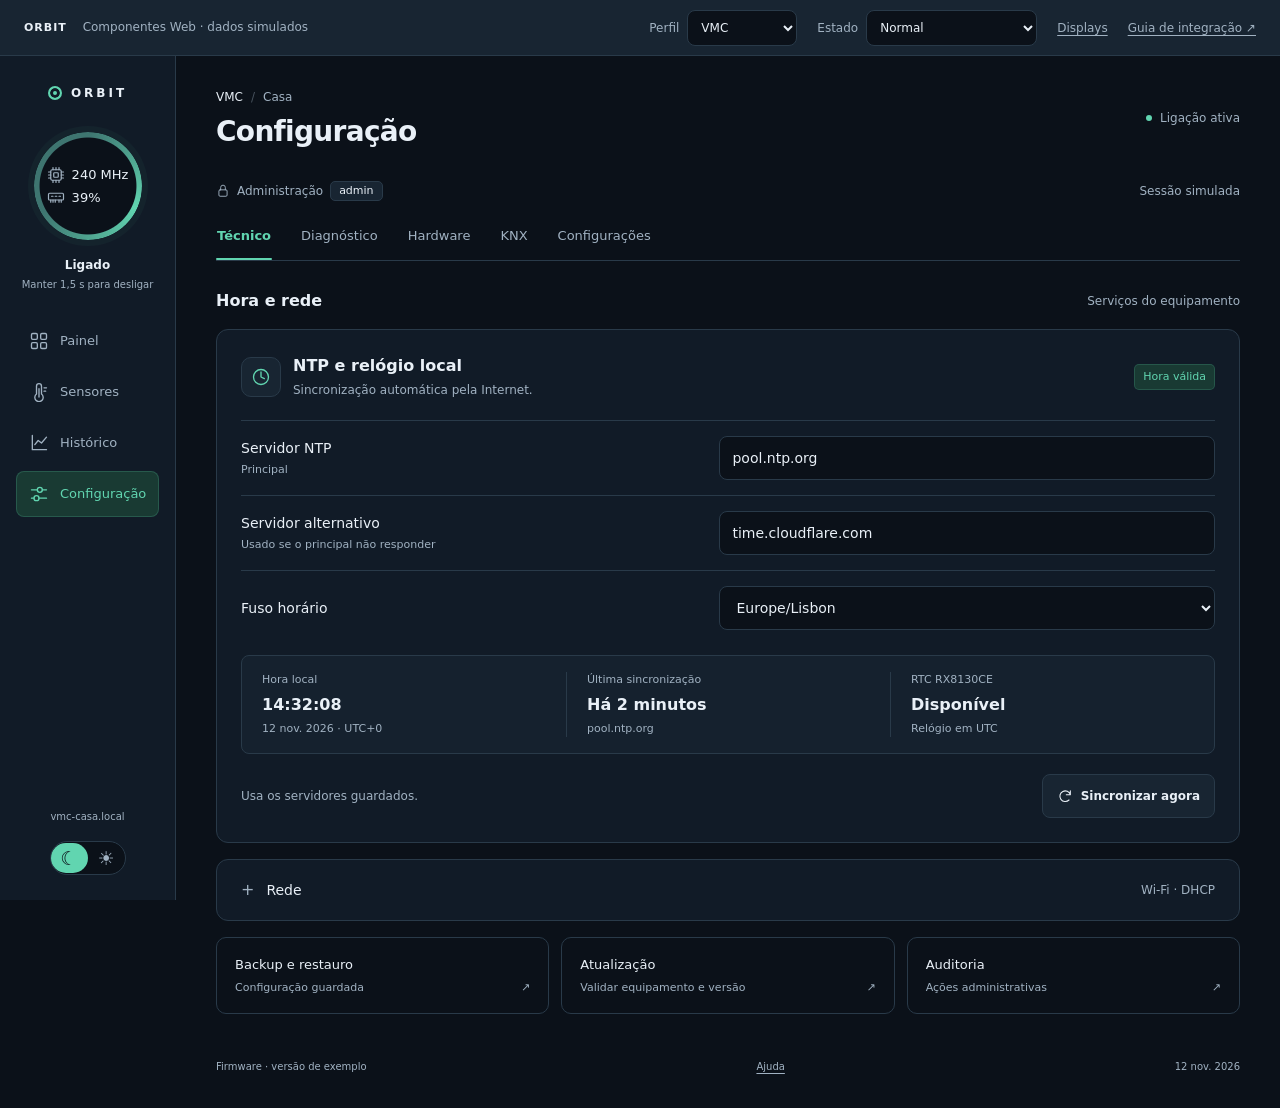
<file: index.html>
<!doctype html>
<html lang="pt-PT">
<head>
  <meta charset="utf-8">
  <meta name="viewport" content="width=device-width,initial-scale=1">
  <title>Orbit · Referência de interface</title>
  <link rel="stylesheet" href="orbit-controls.css">
  <link rel="stylesheet" href="orbit.css">
</head>
<body>
  <svg class="svg-library" aria-hidden="true" xmlns="http://www.w3.org/2000/svg"><defs>
    <symbol id="i-grid" viewBox="0 0 24 24"><rect x="3" y="3" width="7" height="7" rx="1.5"/><rect x="14" y="3" width="7" height="7" rx="1.5"/><rect x="3" y="14" width="7" height="7" rx="1.5"/><rect x="14" y="14" width="7" height="7" rx="1.5"/></symbol>
    <symbol id="i-sensor" viewBox="0 0 24 24"><path d="M9 14.5V5a3 3 0 0 1 6 0v9.5a5 5 0 1 1-6 0Z"/><path d="M12 8v10m6-11h3m-3 4h2"/></symbol>
    <symbol id="i-chart" viewBox="0 0 24 24"><path d="M4 3v17h17M7 14l4-5 4 3 6-7"/></symbol>
    <symbol id="i-settings" viewBox="0 0 24 24"><path d="M3 7h7m6 0h5M3 17h3m6 0h9"/><circle cx="13" cy="7" r="3"/><circle cx="9" cy="17" r="3"/></symbol>
    <symbol id="i-check" viewBox="0 0 24 24"><path d="m5 12 4 4L19 6"/></symbol>
    <symbol id="i-clock" viewBox="0 0 24 24"><circle cx="12" cy="12" r="9"/><path d="M12 6v6l4 2"/></symbol>
    <symbol id="i-refresh" viewBox="0 0 24 24"><path d="M20 10a8 8 0 1 0-2 8M20 4v6h-6"/></symbol>
    <symbol id="i-lock" viewBox="0 0 24 24"><rect x="5" y="10" width="14" height="11" rx="2"/><path d="M8 10V6a4 4 0 0 1 8 0v4"/></symbol>
  </defs></svg>
  <div class="study-bar">
    <span><b>ORBIT</b><span class="study-note"> Componentes Web · dados simulados</span></span>
    <label>Perfil <select id="profile"><option value="vmc">VMC</option><option value="lusol">LusoSol</option><option value="sensor">Sensores</option><option value="moxa">Moxa</option></select></label>
    <label>Estado <select id="scenario"><option value="ok">Normal</option><option value="offline">Sem ligação</option><option value="stale">Dados antigos</option><option value="failure">Comando recusado</option></select></label>
    <a href="displays.html">Displays</a><a href="docs/INTEGRATION.md">Guia de integração ↗</a>
  </div>
  <a class="skip" href="#main">Saltar para o conteúdo</a>
  <div class="app-shell">
    <aside class="rail">
      <div class="brand"><span class="brand-orbit" aria-hidden="true"></span>ORBIT</div>
      <div class="power-area orbit-rail">
        <button id="railPower" type="button" aria-label="Comando geral" aria-disabled="true">—</button>
        <div class="power-caption"><strong id="powerLabel">Ligado</strong><span id="powerHint">Manter 1,5 s para desligar</span></div>
        <div id="gatewayState" class="gateway-state" hidden><svg><use href="#i-check"/></svg><strong>Gateway online</strong><span>Monitorização</span></div>
      </div>
      <nav aria-label="Navegação principal">
        <a href="#painel" data-view="painel"><svg><use href="#i-grid"/></svg><span>Painel</span></a>
        <a href="#sensores" data-view="sensores"><svg><use href="#i-sensor"/></svg><span>Sensores</span></a>
        <a href="#historico" data-view="historico"><svg><use href="#i-chart"/></svg><span>Histórico</span></a>
        <a href="#configuracao/tecnico" data-view="configuracao"><svg><use href="#i-settings"/></svg><span>Configuração</span></a>
      </nav>
      <div class="rail-bottom"><span id="deviceAddress">vmc-casa.local</span><button id="orbitTheme" class="orbit-theme" type="button" role="switch" aria-checked="false" aria-label="Tema claro"><span class="orbit-theme-track" aria-hidden="true"><span>☾</span><span>☀</span></span></button></div>
    </aside>
    <main id="main" tabindex="-1">
      <header class="page-header"><div><div class="device-line"><span id="deviceName">VMC</span><span class="separator">/</span><span>Casa</span></div><h1 id="pageTitle">Configuração</h1></div><div class="connection"><span class="dot"></span><span id="connectionText">Ligação ativa</span></div></header>
      <div id="connectionNotice" class="feedback warning" role="status" hidden></div>
      <div id="notice" class="feedback" role="status" hidden></div>

      <section id="view-painel" hidden><div class="section-intro"><h2>Visão geral</h2><span>Componentes de exemplo</span></div><article class="surface"><div class="panel-heading"><h3>Estado confirmado</h3><span class="status-chip">Simulação</span></div><p>Usa esta estrutura em torno dos cartões próprios da aplicação. Os cartões de controlo existentes mantêm a composição e os comandos.</p><div class="clock-summary"><div><span>Disponibilidade</span><strong id="overviewConnection">Ligação ativa</strong><small>Estado comunicado pelo equipamento</small></div><div><span>Comando geral</span><strong id="overviewPower">Ligado</strong><small>Confirmado na simulação</small></div><div><span>Configuração</span><strong>Área separada</strong><small>Autenticação pertence à aplicação</small></div></div><a class="button" href="#sensores">Ver leituras</a></article><article class="surface"><h3>Adaptar a outros projetos</h3><p class="quiet">Escolhe apenas as capacidades disponíveis: sensores, histórico, configuração, comando geral e métricas. Liga o design aos estados reais da tua aplicação.</p><div class="inline-actions"><a class="button" href="docs/INTEGRATION.md">Guia de integração</a><a class="button" href="displays.html">Exemplos de displays</a></div></article></section>
      <section id="view-configuracao">
        <div class="settings-heading"><span class="admin"><svg><use href="#i-lock"/></svg>Administração <b>admin</b></span><span class="quiet">Sessão simulada</span></div>
        <nav class="section-tabs" aria-label="Áreas de configuração">
          <a href="#configuracao/tecnico" data-section="tecnico">Técnico</a><a href="#configuracao/diagnostico" data-section="diagnostico">Diagnóstico</a><a href="#configuracao/hardware" data-section="hardware">Hardware</a><a href="#configuracao/knx" data-section="knx">KNX</a><a href="#configuracao/equipamento" data-section="equipamento">Configurações</a>
        </nav>
        <section id="section-tecnico" class="config-section">
          <div class="section-intro"><h2>Hora e rede</h2><span>Serviços do equipamento</span></div>
          <article class="surface ntp-panel">
            <div class="panel-heading"><span class="panel-icon"><svg><use href="#i-clock"/></svg></span><div><h3>NTP e relógio local</h3><p id="ntpDescription">Sincronização automática pela Internet.</p></div><span class="status-chip" id="clockStatus">Hora válida</span></div>
            <form id="ntpForm">
              <div class="field-row"><label for="ntp">Servidor NTP<small>Principal</small></label><input id="ntp" name="ntp" value="pool.ntp.org" required maxlength="253" spellcheck="false" autocapitalize="none"></div>
              <div class="field-row"><label for="fallback">Servidor alternativo<small>Usado se o principal não responder</small></label><input id="fallback" name="fallback" value="time.cloudflare.com" required maxlength="253" spellcheck="false" autocapitalize="none"></div>
              <div class="field-row"><label for="timezone">Fuso horário</label><select id="timezone" name="timezone"><option>Europe/Lisbon</option><option>UTC</option></select></div>
              <div class="clock-summary"><div><span>Hora local</span><strong id="clockValue">14:32:08</strong><small>12 nov. 2026 · UTC+0</small></div><div><span>Última sincronização</span><strong id="lastSync">Há 2 minutos</strong><small id="clockSource">pool.ntp.org</small></div><div><span id="storageLabel">RTC RX8130CE</span><strong id="storageValue">Disponível</strong><small id="storageDetail">Relógio em UTC</small></div></div>
              <div class="inline-actions"><span id="syncHelp" class="quiet">Usa os servidores guardados.</span><button type="button" id="sync" class="button"><svg><use href="#i-refresh"/></svg>Sincronizar agora</button></div>
              <div id="saveBar" class="save-bar" hidden><span>Alterações por guardar</span><div><button type="button" id="discard" class="button subtle">Descartar</button><button type="submit" class="button primary">Guardar alterações</button></div></div>
            </form>
            <div id="maintenance" class="maintenance" hidden><svg><use href="#i-lock"/></svg><span>NTP gerido na manutenção Linux. Este painel apenas apresenta o estado.</span></div>
          </article>
          <details class="surface details-row"><summary><span>Rede</span><span class="quiet" id="networkSummary">Wi-Fi · DHCP</span></summary><div class="detail-content"><dl><div><dt>Nome na rede</dt><dd id="networkName">vmc-casa</dd></div><div><dt>Ligação</dt><dd id="networkType">Wi-Fi</dd></div><div><dt>Endereço</dt><dd>192.0.2.20 · exemplo</dd></div></dl><p class="quiet">O formulário de rede existente é preservado. Este exemplo demonstra organização e componentes.</p></div></details>
          <div class="utility-row"><button class="utility" data-detail="backup"><span>Backup e restauro</span><span>Configuração guardada <b>↗</b></span></button><button class="utility" data-detail="firmware"><span>Atualização</span><span>Validar equipamento e versão <b>↗</b></span></button><button class="utility" data-detail="auditoria"><span>Auditoria</span><span>Ações administrativas <b>↗</b></span></button></div>
        </section>
        <section id="section-diagnostico" class="config-section" hidden><div class="section-intro"><h2>Diagnóstico</h2><span>Estado e registos</span></div><article class="surface"><h3>Registo do equipamento</h3><div class="log-list"><p><time>14:32:06</time><span class="status-chip">INFO</span><span>Ligação de rede disponível</span></p><p><time>14:30:08</time><span class="status-chip">INFO</span><span>Relógio sincronizado</span></p><p><time>14:28:12</time><span class="status-chip">INFO</span><span>Configuração carregada</span></p></div><p class="quiet">Exemplos de apresentação. Na integração, usar a mesma origem dos registos da porta série.</p></article></section>
        <section id="section-hardware" class="config-section" hidden><div class="section-intro"><h2>Hardware</h2><span>Capacidades reais</span></div><article class="surface"><h3 id="hardwareName">M5Stack StamPLC</h3><dl id="hardwareFacts" class="facts"></dl><p class="quiet">A configuração de pinos e as proteções atuais ficam preservadas.</p></article></section>
        <section id="section-knx" class="config-section" hidden><div class="section-intro"><h2>KNX</h2><span>Ligação e telegramas</span></div><article class="surface"><div class="panel-heading"><h3>Ligação KNX</h3><span class="status-chip">Estado de exemplo</span></div><div class="knx-steps"><div><span>01</span><b>Pedido enviado</b></div><div><span>02</span><b>ACK recebido</b></div><div><span>03</span><b>Feedback do atuador</b></div></div><p class="quiet">Cada confirmação tem um estado próprio. Um ACK não confirma a atuação física.</p><button class="button" id="knxTest">Simular teste de ligação</button></article></section>
        <section id="section-equipamento" class="config-section" hidden><div class="section-intro"><h2>Configurações</h2><span>Funções do equipamento</span></div><article class="surface"><h3 id="deviceConfigTitle">Ventilação</h3><p id="deviceConfigDescription"></p><div class="preserved"><svg><use href="#i-check"/></svg><div><b>Cartões operacionais preservados</b><p>VMC, aquecimento e termóstatos mantêm o desenho e o funcionamento atuais.</p></div></div></article></section>
      </section>

      <section id="view-sensores" hidden><div class="section-intro"><h2>Leituras</h2><span id="freshness">Atualizado agora</span></div><div id="sensorGrid" class="sensor-grid"></div><article class="surface compact-surface"><div class="panel-heading"><h3>Estado das leituras</h3><button id="refresh" class="button"><svg><use href="#i-refresh"/></svg>Atualizar</button></div><p class="quiet">Os valores conservam a unidade e a idade da leitura. Sem dados válidos, aparece —.</p></article></section>

      <section id="view-historico" hidden><div class="section-intro"><h2 id="chartTitle">Temperatura</h2><div class="range-group" aria-label="Período do histórico"><button data-range="24" aria-pressed="true">24 h</button><button data-range="168" aria-pressed="false">7 dias</button></div></div><article class="surface chart-panel"><div class="chart-heading"><div><span class="quiet" id="chartSeries">Insuflação</span><div class="reading">22,4 <span>°C</span></div></div><span class="legend"><i></i><span id="rangeCaption">Últimas 24 horas</span></span></div><svg id="historyChart" viewBox="0 0 800 250" role="img" aria-label="Temperatura de exemplo; há um intervalo sem dados. A tabela abaixo contém os valores."><g class="grid-lines"><path d="M38 25H785M38 85H785M38 145H785M38 205H785"/></g><g class="axis-labels"><text x="0" y="30">24°</text><text x="0" y="90">22°</text><text x="0" y="150">20°</text><text x="0" y="210">18°</text><text x="38" y="240">00:00</text><text x="270" y="240">08:00</text><text x="510" y="240">16:00</text><text x="750" y="240">24:00</text></g><path id="seriesLine" class="series"/></svg><div class="chart-note"><span class="gap-dot"></span>Intervalo sem dados entre 10:00 e 12:00 <span class="quiet">· não interpolado</span></div><details class="data-table"><summary>Ver valores em tabela</summary><table><thead><tr><th>Instante</th><th>Temperatura</th><th>Estado</th></tr></thead><tbody id="historyRows"></tbody></table></details></article></section>
      <footer><span id="version">Firmware · versão de exemplo</span><button type="button" data-detail="ajuda">Ajuda</button><span>12 nov. 2026</span></footer>
    </main>
  </div>
  <dialog id="detailDialog" aria-labelledby="detailTitle"><div class="dialog-content"><span class="eyebrow">ORBIT · COMPONENTES</span><h2 id="detailTitle"></h2><p id="detailBody"></p><button class="button primary" id="closeDialog">Fechar</button></div></dialog>
  <script src="orbit-controls.js"></script>
  <script src="examples/web-demo.js"></script>
</body>
</html>
</file>
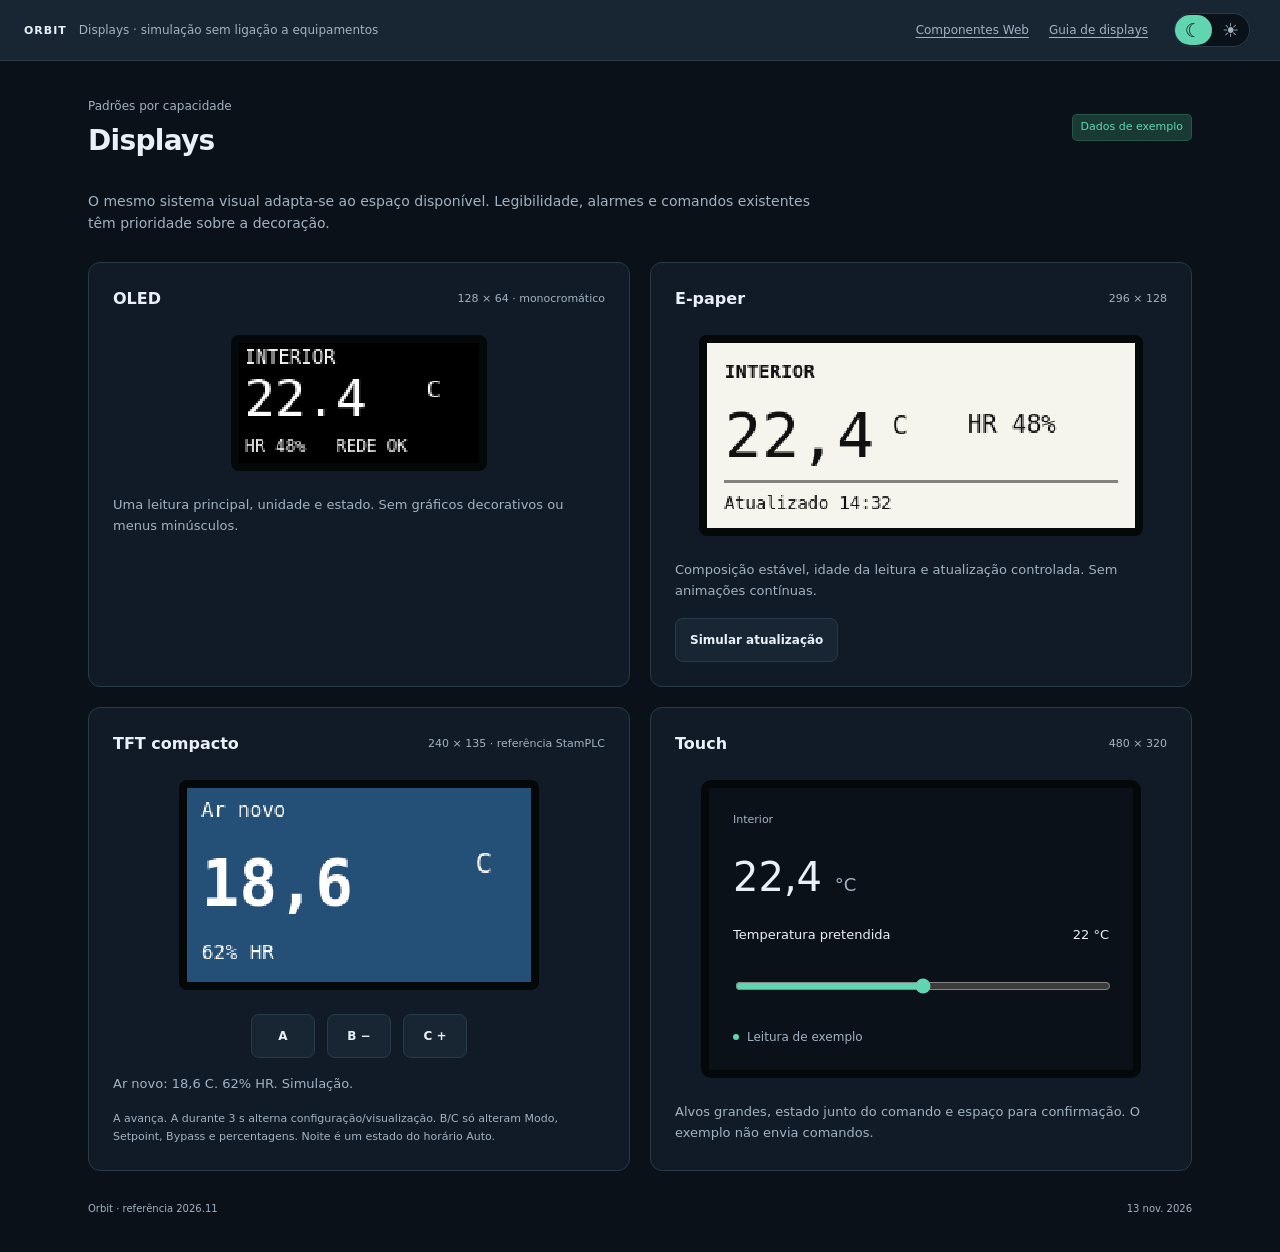
<file: displays.html>
<!doctype html>
<html lang="pt-PT"><head><meta charset="utf-8"><meta name="viewport" content="width=device-width,initial-scale=1"><title>Orbit · Displays</title><link rel="stylesheet" href="orbit-controls.css"><link rel="stylesheet" href="orbit.css"><link rel="stylesheet" href="examples/displays.css"></head>
<body class="display-reference">
<div class="study-bar"><span><b>ORBIT</b><span class="study-note">Displays · simulação sem ligação a equipamentos</span></span><a href="index.html">Componentes Web</a><a href="docs/DISPLAYS.md">Guia de displays</a><button id="orbitTheme" class="orbit-theme" role="switch" aria-checked="false" aria-label="Tema claro"><span class="orbit-theme-track" aria-hidden="true"><span>☾</span><span>☀</span></span></button></div>
<main><header class="page-header"><div><div class="device-line">Padrões por capacidade</div><h1>Displays</h1></div><span class="status-chip">Dados de exemplo</span></header>
<p class="display-intro">O mesmo sistema visual adapta-se ao espaço disponível. Legibilidade, alarmes e comandos existentes têm prioridade sobre a decoração.</p>
<div class="display-grid">
<article class="surface"><div class="panel-heading"><h2>OLED</h2><span class="quiet">128 × 64 · monocromático</span></div><canvas id="oled" width="128" height="64" role="img" aria-label="OLED: interior 22,4 graus, humidade 48 por cento, ligação disponível."></canvas><p>Uma leitura principal, unidade e estado. Sem gráficos decorativos ou menus minúsculos.</p></article>
<article class="surface"><div class="panel-heading"><h2>E-paper</h2><span class="quiet">296 × 128</span></div><canvas id="epaper" width="296" height="128" role="img" aria-label="E-paper: interior 22,4 graus, humidade 48 por cento. Última leitura às 14:32."></canvas><p>Composição estável, idade da leitura e atualização controlada. Sem animações contínuas.</p><button id="paperRefresh" class="button">Simular atualização</button></article>
<article class="surface tft-example"><div class="panel-heading"><h2>TFT compacto</h2><span class="quiet">240 × 135 · referência StamPLC</span></div><canvas id="tft" width="240" height="135" role="img" aria-label="Display TFT simulado"></canvas><div class="display-buttons" role="group" aria-label="Botões físicos simulados"><button id="buttonA" class="button">A</button><button id="buttonB" class="button">B −</button><button id="buttonC" class="button">C +</button></div><p id="displayDescription" role="status"></p><p class="quiet">A avança. A durante 3 s alterna configuração/visualização. B/C só alteram Modo, Setpoint, Bypass e percentagens. Noite é um estado do horário Auto.</p></article>
<article class="surface"><div class="panel-heading"><h2>Touch</h2><span class="quiet">480 × 320</span></div><div class="touch-preview"><span class="quiet">Interior</span><strong>22,4 <small>°C</small></strong><label for="touchSetpoint">Temperatura pretendida <output id="touchValue">22 °C</output></label><input id="touchSetpoint" type="range" min="16" max="28" step="0.5" value="22"><div class="touch-state"><span class="dot"></span>Leitura de exemplo</div></div><p>Alvos grandes, estado junto do comando e espaço para confirmação. O exemplo não envia comandos.</p></article>
</div><footer><span>Orbit · referência 2026.11</span><span>13 nov. 2026</span></footer></main>
<script src="orbit-controls.js"></script><script src="examples/display-demo.js"></script></body></html>
</file>
<file: orbit-controls.css>
.orbit-rail>#railPower{
 --rail-ring:var(--orbit-accent);--rail-fill:0%;
 position:relative;display:grid;place-items:center;flex:none;
 width:118px;height:118px;min-height:0;margin:0 auto 16px;padding:0;
 border:0;border-radius:50%;background:var(--orbit-bg);color:var(--orbit-ink);
 box-shadow:0 0 0 7px color-mix(in srgb,var(--rail-ring),transparent 94%);
 touch-action:none;user-select:none;-webkit-touch-callout:none;
}
#railPower[data-state=warning]{--rail-ring:var(--orange)}
#railPower[data-state=critical]{--rail-ring:var(--red)}
#railPower:is([data-state=off],[data-state=offline]){--rail-ring:var(--orbit-muted)}
#railPower[data-holding],#railPower[data-pending]{--rail-ring:var(--orbit-accent)}
#railPower:is([data-holding],[data-pending]) .rail-power-ring{visibility:hidden}
#railPower[aria-disabled=true]{cursor:default}
#railPower :is(.rail-power-track,.rail-power-ring,.rail-power-progress){
 position:absolute;inset:0;border-radius:50%;pointer-events:none;
 mask:radial-gradient(farthest-side,transparent calc(100% - 6px),#000 calc(100% - 5px));
}
.rail-power-track{background:var(--orbit-line)}
.rail-power-ring{background:var(--rail-ring)}
#railPower[data-state=ok] .rail-power-ring{
 --dim:color-mix(in srgb,var(--rail-ring),transparent 62%);
 background:conic-gradient(var(--dim),var(--rail-ring) 32%,var(--dim) 67%);
 animation:rail-power-rotate 8s linear infinite;
}
#railPower[data-state=warning] .rail-power-ring{animation:rail-power-pulse 2.4s ease-in-out infinite}
#railPower[data-state=critical] .rail-power-ring{animation:rail-power-pulse .8s ease-in-out infinite}
#railPower:is([data-state=off],[data-state=offline]) .rail-power-ring{opacity:.4}
.rail-power-progress{background:conic-gradient(var(--rail-ring) var(--rail-fill),transparent var(--rail-fill))}
.rail-power-metrics:not([hidden]){display:grid;gap:3px}
.rail-power-metrics>span{display:flex;align-items:center;gap:7px;font-size:15px;font-weight:500;font-variant-numeric:tabular-nums}
.orbit-rail .rail-power-icon{width:22px;height:22px;color:var(--orbit-muted)}
.rail-power-centre{max-width:76px;font-size:12px;line-height:1.2;text-align:center;overflow-wrap:anywhere}
.rail-power-centre[data-symbol]{color:var(--rail-ring);font-size:30px}
.rail-power-notice{font-size:11px;text-align:center;color:var(--orbit-muted)}
.rail-power-notice:empty{display:none}
@keyframes rail-power-rotate{to{transform:rotate(360deg)}}
@keyframes rail-power-pulse{0%,100%{opacity:1}50%{opacity:.27}}
@media(prefers-reduced-motion:reduce){
 #railPower[data-state] .rail-power-ring{animation:none}
}
@media(max-width:760px){
 .orbit-rail>#railPower{width:76px;height:76px;margin:0 3px;box-shadow:none}
 #railPower :is(.rail-power-track,.rail-power-ring,.rail-power-progress){
  mask:radial-gradient(farthest-side,transparent calc(100% - 3px),#000 calc(100% - 2px));
 }
 .rail-power-metrics:not([hidden]){gap:0}
 .rail-power-metrics>span{gap:3px;font-size:11px}
 .orbit-rail .rail-power-icon{width:15px;height:15px}
 .rail-power-centre{max-width:54px;font-size:11px}
 .rail-power-centre[data-symbol]{font-size:20px}
 .rail-power-notice:not(:empty){display:block;position:static;width:auto;height:auto;overflow:visible;clip-path:none;font-size:12px}
}

.orbit-rail>.orbit-theme{margin-top:auto;display:flex;justify-content:center;align-items:center;min-height:48px;padding:6px;border:0;background:transparent;color:var(--orbit-muted);cursor:pointer}
.orbit-theme-track{display:grid;grid-template-columns:1fr 1fr;align-items:center;width:74px;height:34px;flex:none;border:1px solid var(--orbit-line);border-radius:99px;text-align:center;background:var(--orbit-bg)}
.orbit-theme-track>span{border-radius:99px;font-size:19px;line-height:30px}
.orbit-theme[aria-checked=false] .orbit-theme-track>span:first-child,.orbit-theme[aria-checked=true] .orbit-theme-track>span:last-child{background:var(--orbit-accent);color:var(--orbit-bg)}
.orbit-rail :is(button,a):focus-visible{outline:2px solid var(--orbit-accent);outline-offset:3px}
.orbit-rail [hidden]{display:none!important}
@media(max-width:760px){
 .orbit-rail>.orbit-theme{margin-top:0}
 .orbit-theme-track{width:60px;height:30px}
 .orbit-theme-track>span{font-size:17px;line-height:26px}
}
</file>
<file: orbit.css>
:root {
  color-scheme:dark;
  --orbit-bg:#0b1119;
  --orbit-panel:#111b27;
  --orbit-raised:#182532;
  --orbit-line:#293a49;
  --orbit-ink:#e9f0f7;
  --orbit-muted:#a1b2c2;
  --orbit-accent:#61d5b0;
  --orange:#f0b374;
  --red:#ed9ba6;
  --soft-accent:#193a33;
  --bar-height:56px
}
body.light {
  color-scheme:light;
  --orbit-bg:#f1f5f3;
  --orbit-panel:#ffffff;
  --orbit-raised:#eaf1ed;
  --orbit-line:#cedbd4;
  --orbit-ink:#192f28;
  --orbit-muted:#536b60;
  --orbit-accent:#18755f;
  --orange:#865306;
  --red:#b43d56;
  --soft-accent:#e1f2e9
}
* {
  box-sizing:border-box
}
html {
  scroll-padding:24px
}
body {
  margin:0;
  background:var(--orbit-bg);
  color:var(--orbit-ink);
  font:14px/1.5 system-ui,-apple-system,"Segoe UI",sans-serif
}
button,input,select {
  font:inherit
}
button,a,input,select,summary {
  -webkit-tap-highlight-color:transparent
}
button {
  cursor:pointer
}
button:disabled {
  cursor:default;
  opacity:.55
}
a {
  color:inherit
}
svg {
  width:20px;
  height:20px;
  fill:none;
  stroke:currentColor;
  stroke-width:1.6;
  stroke-linecap:round;
  stroke-linejoin:round;
  flex:none
}
h1,h2,h3,p {
  margin:0
}
h1 {
  font-size:28px;
  line-height:1.2;
  letter-spacing:-.7px;
  font-weight:600
}
h2 {
  font-size:16px;
  font-weight:600
}
h3 {
  font-size:16px;
  font-weight:600
}
p {
  line-height:1.6
}
small {
  font-size:12px
}
button,a,input,select,summary {
  outline-offset:4px
}
button:focus-visible,a:focus-visible,input:focus-visible,select:focus-visible,summary:focus-visible {
  outline:2px solid var(--orbit-accent)
}
[hidden] {
  display:none!important
}
.svg-library {
  position:absolute;
  width:0;
  height:0;
  overflow:hidden
}
.skip {
  position:fixed;
  top:-100px;
  left:16px;
  padding:12px;
  background:var(--orbit-panel);
  z-index:100
}
.skip:focus {
  top:12px
}
.quiet {
  color:var(--orbit-muted);
  font-size:12px
}
.eyebrow {
  font-size:11px;
  letter-spacing:1.5px;
  color:var(--orbit-accent)
}
.study-bar {
  min-height:56px;
  padding:8px 24px;
  display:flex;
  align-items:center;
  gap:20px;
  flex-wrap:wrap;
  background:var(--orbit-raised);
  border-bottom:1px solid var(--orbit-line);
  font-size:12px
}
.study-bar>b,.study-bar b {
  font-size:11px;
  letter-spacing:1px
}
.study-bar>span {
  margin-right:auto
}
.study-note {
  margin-left:12px;
  color:var(--orbit-muted)
}
.study-bar label {
  display:flex;
  align-items:center;
  gap:8px;
  color:var(--orbit-muted)
}
.study-bar select {
  min-height:36px;
  padding:6px 24px 6px 9px;
  font-size:12px
}
.study-bar>a {
  color:var(--orbit-muted);
  text-underline-offset:3px
}
.app-shell {
  display:grid;
  grid-template-columns:176px minmax(0,1fr);
  min-height:calc(100vh - 56px)
}
.rail {
  padding:28px 16px 20px;
  border-right:1px solid var(--orbit-line);
  background:var(--orbit-panel);
  display:flex;
  flex-direction:column;
  gap:26px
}
.brand {
  display:flex;
  align-items:center;
  gap:9px;
  justify-content:center;
  font-weight:600;
  letter-spacing:3px;
  font-size:12px
}
.brand-orbit {
  width:14px;
  height:14px;
  border:2px solid var(--orbit-accent);
  border-radius:50%;
  box-shadow:inset 0 0 0 3px var(--orbit-panel);
  background:var(--orbit-accent)
}
.power-area.orbit-rail {
  display:flex;
  flex-direction:column;
  align-items:center;
  gap:0
}
.power-area.orbit-rail>#railPower {
  width:108px;
  height:108px;
  margin:4px auto 16px;
  box-shadow:0 0 0 6px color-mix(in srgb,var(--orbit-accent),transparent 96%)
}
.power-area .rail-power-metrics>span {
  font-size:13px
}
.power-area.orbit-rail .rail-power-icon {
  width:18px;
  height:18px
}
.power-caption {
  text-align:center;
  display:grid;
  gap:3px
}
.power-caption strong {
  font-size:12px;
  font-weight:600
}
.power-caption span {
  font-size:10px;
  color:var(--orbit-muted)
}
.power-area .rail-power-notice:not(:empty) {
  position:static;
  width:auto;
  height:auto;
  clip-path:none;
  overflow:visible;
  margin:0 0 10px;
  font-size:12px;
  color:var(--orange)
}
.rail nav {
  display:grid;
  gap:5px
}
.rail nav a {
  min-height:46px;
  display:flex;
  align-items:center;
  gap:11px;
  border-radius:8px;
  padding:10px 12px;
  text-decoration:none;
  color:var(--orbit-muted);
  font-size:13px;
  border:1px solid transparent
}
.rail nav a:hover {
  background:var(--orbit-raised);
  color:var(--orbit-ink)
}
.rail nav a[aria-current=page] {
  color:var(--orbit-accent);
  background:var(--soft-accent);
  border-color:color-mix(in srgb,var(--orbit-accent),transparent 80%)
}
.external {
  font-size:10px;
  opacity:.65
}
.rail-bottom {
  margin-top:auto;
  padding-top:40px;
  display:grid;
  gap:12px;
  text-align:center
}
.rail-bottom>span {
  font-size:10px;
  color:var(--orbit-muted);
  overflow-wrap:anywhere
}
.orbit-theme {
  display:flex;
  align-items:center;
  justify-content:center;
  min-height:44px;
  border:0;
  background:transparent;
  color:var(--orbit-muted)
}
.orbit-theme-track {
  width:76px;
  height:34px
}
.gateway-state {
  display:grid;
  justify-items:center;
  gap:8px;
  text-align:center
}
.gateway-state>svg {
  width:60px;
  height:60px;
  padding:16px;
  border:1px solid var(--orbit-accent);
  border-radius:50%;
  color:var(--orbit-accent)
}
.gateway-state>strong {
  font-size:12px
}
.gateway-state>span {
  font-size:11px;
  color:var(--orbit-muted)
}
main {
  width:100%;
  max-width:1264px;
  padding:32px 40px 20px;
  margin:0 auto;
  min-width:0
}
.page-header {
  display:flex;
  align-items:center;
  justify-content:space-between;
  gap:16px;
  margin-bottom:32px
}
.device-line {
  display:flex;
  gap:8px;
  align-items:center;
  font-size:12px;
  color:var(--orbit-muted);
  margin-bottom:9px
}
.device-line>span:first-child {
  color:var(--orbit-ink)
}
.separator {
  opacity:.4
}
.connection {
  display:flex;
  gap:8px;
  align-items:center;
  color:var(--orbit-muted);
  font-size:12px
}
.dot {
  width:6px;
  height:6px;
  border-radius:50%;
  background:var(--orbit-accent)
}
.connection[data-state=offline] .dot,.connection[data-state=stale] .dot {
  background:var(--orange)
}
.settings-heading {
  display:flex;
  align-items:center;
  justify-content:space-between;
  gap:16px
}
.admin {
  display:flex;
  align-items:center;
  gap:7px;
  color:var(--orbit-muted);
  font-size:12px
}
.admin svg {
  width:14px;
  height:14px
}
.admin b {
  font-size:11px;
  font-weight:500;
  background:var(--orbit-raised);
  border:1px solid var(--orbit-line);
  padding:1px 8px;
  border-radius:5px;
  color:var(--orbit-ink)
}
.section-tabs {
  display:flex;
  gap:28px;
  border-bottom:1px solid var(--orbit-line);
  margin:12px 0 28px;
  overflow:auto;
  scrollbar-width:thin
}
.section-tabs a {
  position:relative;
  padding:13px 1px;
  min-height:47px;
  white-space:nowrap;
  text-decoration:none;
  color:var(--orbit-muted);
  font-size:13px
}
.section-tabs a[aria-current=page] {
  color:var(--orbit-accent);
  font-weight:600
}
.section-tabs a[aria-current=page]:after {
  content:"";
  position:absolute;
  bottom:0;
  left:0;
  right:0;
  height:2px;
  background:var(--orbit-accent);
  border-radius:2px
}
.section-intro {
  display:flex;
  align-items:center;
  justify-content:space-between;
  gap:14px;
  margin-bottom:16px
}
.section-intro>span {
  color:var(--orbit-muted);
  font-size:12px
}
.surface {
  background:var(--orbit-panel);
  border:1px solid var(--orbit-line);
  border-radius:12px;
  padding:24px;
  margin-bottom:16px
}
.panel-heading {
  display:flex;
  align-items:center;
  gap:12px;
  margin-bottom:20px
}
.panel-heading p {
  color:var(--orbit-muted);
  font-size:12px;
  margin-top:3px
}
.panel-heading>.status-chip,.panel-heading>.button {
  margin-left:auto
}
.panel-icon {
  width:40px;
  height:40px;
  border:1px solid var(--orbit-line);
  background:var(--orbit-raised);
  display:grid;
  place-items:center;
  border-radius:10px;
  color:var(--orbit-accent)
}
.status-chip {
  font-size:11px;
  white-space:nowrap;
  color:var(--orbit-accent);
  background:var(--soft-accent);
  border:1px solid color-mix(in srgb,var(--orbit-accent),transparent 82%);
  border-radius:5px;
  padding:4px 8px
}
.status-chip.warning {
  color:var(--orange);
  background:color-mix(in srgb,var(--orange),transparent 90%);
  border-color:color-mix(in srgb,var(--orange),transparent 75%)
}
.field-row {
  display:grid;
  grid-template-columns:minmax(170px,1fr) minmax(220px,1.1fr);
  align-items:center;
  gap:28px;
  padding:15px 0;
  border-top:1px solid var(--orbit-line)
}
label small {
  display:block;
  color:var(--orbit-muted);
  font-size:11px;
  margin-top:3px
}
input,select {
  background:var(--orbit-bg);
  border:1px solid var(--orbit-line);
  border-radius:8px;
  min-height:44px;
  padding:10px 12px;
  color:var(--orbit-ink);
  min-width:0;
  max-width:100%
}
input:disabled,select:disabled {
  opacity:.85
}
.clock-summary {
  display:grid;
  grid-template-columns:repeat(3,1fr);
  margin:10px 0 20px;
  border:1px solid var(--orbit-line);
  border-radius:8px;
  background:color-mix(in srgb,var(--orbit-raised),transparent 35%);
  padding:16px 0
}
.clock-summary>div {
  padding:0 20px;
  display:grid;
  gap:4px
}
.clock-summary>div+div {
  border-left:1px solid var(--orbit-line)
}
.clock-summary span,.clock-summary small {
  color:var(--orbit-muted);
  font-size:11px
}
.clock-summary strong {
  font-size:16px;
  font-weight:600;
  font-variant-numeric:tabular-nums
}
.inline-actions {
  display:flex;
  justify-content:space-between;
  align-items:center;
  gap:16px
}
.button {
  display:inline-flex;
  align-items:center;
  justify-content:center;
  gap:8px;
  min-height:44px;
  border-radius:8px;
  border:1px solid var(--orbit-line);
  background:var(--orbit-raised);
  color:var(--orbit-ink);
  padding:10px 14px;
  font-size:12px;
  font-weight:600;
  text-decoration:none
}
.button svg {
  width:16px;
  height:16px
}
.button:hover:enabled {
  border-color:var(--orbit-accent)
}
.button.primary {
  background:var(--orbit-accent);
  border-color:var(--orbit-accent);
  color:var(--orbit-bg)
}
body.light .button.primary {
  color:#fff
}
.button.subtle {
  background:transparent
}
.save-bar {
  display:flex;
  justify-content:space-between;
  align-items:center;
  gap:12px;
  padding-top:18px;
  margin-top:20px;
  border-top:1px solid var(--orbit-line);
  color:var(--orbit-accent);
  font-size:12px
}
.save-bar>div {
  display:flex;
  gap:8px
}
.maintenance {
  display:flex;
  gap:12px;
  align-items:center;
  padding:16px 0 0;
  color:var(--orbit-muted);
  font-size:12px
}
.details-row {
  padding:0
}
.details-row summary {
  padding:18px 24px;
  cursor:pointer;
  list-style:none;
  display:flex;
  align-items:center;
  gap:12px
}
.details-row summary:before {
  content:"+";
  color:var(--orbit-muted);
  font-size:16px
}
.details-row[open] summary:before {
  content:"−"
}
.details-row summary .quiet {
  margin-left:auto
}
.detail-content {
  padding:0 24px 20px
}
.detail-content dl,.facts {
  margin:0 0 16px
}
.detail-content dl>div,.facts>div {
  display:flex;
  justify-content:space-between;
  gap:20px;
  padding:12px 0;
  border-bottom:1px solid var(--orbit-line)
}
dt {
  color:var(--orbit-muted)
}
dd {
  margin:0;
  text-align:right
}
.utility-row {
  display:grid;
  grid-template-columns:repeat(3,1fr);
  gap:12px
}
.utility {
  text-align:left;
  display:grid;
  gap:5px;
  padding:17px 18px;
  background:transparent;
  border:1px solid var(--orbit-line);
  border-radius:10px;
  color:var(--orbit-ink);
  min-width:0
}
.utility>span:first-child {
  font-size:13px;
  font-weight:500
}
.utility>span+span {
  color:var(--orbit-muted);
  font-size:11px
}
.utility b {
  float:right;
  font-weight:400
}
.utility:hover {
  background:var(--orbit-panel);
  border-color:var(--orbit-muted)
}
footer {
  display:flex;
  justify-content:space-between;
  gap:16px;
  margin-top:30px;
  font-size:10px;
  color:var(--orbit-muted)
}
.feedback {
  border:1px solid color-mix(in srgb,var(--orbit-accent),transparent 60%);
  background:var(--soft-accent);
  color:var(--orbit-ink);
  border-radius:8px;
  padding:12px 16px;
  margin:0 0 20px;
  font-size:13px
}
.feedback.warning {
  border-color:color-mix(in srgb,var(--orange),transparent 50%);
  background:color-mix(in srgb,var(--orange),var(--orbit-panel) 94%)
}
.sensor-grid {
  display:grid;
  grid-template-columns:repeat(2,1fr);
  gap:16px;
  margin-bottom:20px
}
.sensor {
  border:1px solid var(--orbit-line);
  border-radius:12px;
  padding:24px;
  background:var(--orbit-panel);
  position:relative;
  overflow:hidden
}
.sensor:before {
  content:"";
  position:absolute;
  top:24px;
  left:0;
  width:3px;
  height:28px;
  background:var(--sensor-color)
}
.sensor h3 {
  font-size:14px;
  display:flex;
  align-items:center;
  gap:8px
}
.sensor h3 i {
  width:7px;
  height:7px;
  border-radius:50%;
  background:var(--sensor-color)
}
.sensor-values {
  display:flex;
  gap:30px;
  margin:24px 0 18px
}
.sensor-values>div {
  font-size:36px;
  font-weight:500;
  letter-spacing:-1px;
  font-variant-numeric:tabular-nums;
  line-height:1.1
}
.sensor-values span {
  font-size:15px;
  letter-spacing:0;
  color:var(--orbit-muted)
}
.sensor small {
  color:var(--orbit-muted)
}
.sensor-trend {
  display:block;
  width:100%;
  height:44px;
  margin-top:16px;
  stroke:var(--sensor-color);
  opacity:.8
}
.compact-surface {
  padding:20px 24px
}
.compact-surface .panel-heading {
  margin-bottom:8px
}
.range-group {
  display:flex;
  border:1px solid var(--orbit-line);
  border-radius:8px;
  padding:3px;
  gap:3px
}
.range-group button {
  min-height:38px;
  min-width:64px;
  padding:6px 12px;
  background:none;
  border:0;
  border-radius:5px;
  color:var(--orbit-muted);
  font-size:12px
}
.range-group [aria-pressed=true] {
  background:var(--soft-accent);
  color:var(--orbit-accent)
}
.chart-heading {
  display:flex;
  justify-content:space-between;
  align-items:center;
  gap:16px;
  margin-bottom:32px
}
.reading {
  font-size:36px;
  letter-spacing:-1px;
  margin-top:4px
}
.reading span {
  font-size:16px;
  color:var(--orbit-muted)
}
.legend {
  display:flex;
  gap:8px;
  align-items:center;
  font-size:12px;
  color:var(--orbit-muted)
}
.legend i {
  width:14px;
  height:2px;
  background:var(--orbit-accent)
}
#historyChart {
  display:block;
  width:100%;
  height:auto;
  min-height:170px;
  stroke:none
}
.grid-lines {
  stroke:var(--orbit-line);
  stroke-width:1
}
.axis-labels {
  fill:var(--orbit-muted);
  font-size:12px
}
.series {
  stroke:var(--orbit-accent);
  stroke-width:2.5;
  fill:none;
  stroke-linejoin:round
}
.chart-note {
  display:flex;
  align-items:center;
  gap:7px;
  margin:20px 0;
  color:var(--orbit-muted);
  font-size:11px;
  flex-wrap:wrap
}
.gap-dot {
  width:7px;
  height:7px;
  border:1px solid var(--orbit-muted);
  border-radius:50%
}
.data-table {
  border-top:1px solid var(--orbit-line);
  padding-top:16px
}
.data-table summary {
  cursor:pointer;
  min-height:32px;
  color:var(--orbit-muted);
  font-size:12px
}
table {
  border-collapse:collapse;
  width:100%;
  font-size:12px
}
th,td {
  padding:12px;
  text-align:left;
  border-bottom:1px solid var(--orbit-line)
}
th {
  color:var(--orbit-muted);
  font-weight:500
}
.log-list p {
  display:flex;
  align-items:center;
  gap:16px;
  padding:12px 0;
  border-bottom:1px solid var(--orbit-line);
  font-size:12px
}
.log-list {
  margin-bottom:16px
}
.log-list time {
  color:var(--orbit-muted);
  font-variant-numeric:tabular-nums
}
.facts {
  margin-top:20px
}
.knx-steps {
  display:grid;
  grid-template-columns:repeat(3,1fr);
  gap:12px;
  margin:20px 0
}
.knx-steps>div {
  border:1px solid var(--orbit-line);
  border-radius:8px;
  display:grid;
  gap:8px;
  padding:20px
}
.knx-steps span {
  color:var(--orbit-accent);
  font-size:11px
}
.knx-steps b {
  font-size:12px;
  font-weight:500
}
#knxTest {
  margin-top:20px
}
.preserved {
  display:flex;
  align-items:flex-start;
  gap:12px;
  background:var(--orbit-raised);
  border-radius:8px;
  padding:20px;
  margin-top:24px
}
.preserved>svg {
  color:var(--orbit-accent)
}
.preserved b {
  font-size:13px
}
.preserved p {
  font-size:12px;
  color:var(--orbit-muted);
  margin-top:4px
}
dialog {
  background:var(--orbit-panel);
  color:var(--orbit-ink);
  border:1px solid var(--orbit-line);
  border-radius:16px;
  padding:0;
  width:480px;
  max-width:calc(100% - 32px)
}
dialog::backdrop {
  background:#0009
}
.dialog-content {
  padding:28px
}
.dialog-content h2 {
  font-size:22px;
  margin:12px 0
}
.dialog-content p {
  color:var(--orbit-muted);
  margin-bottom:24px
}
.dialog-content button {
  float:none
}
@media(min-width:1500px) {
  main {
    padding-top:40px
  }
  .surface.ntp-panel {
    padding:28px 32px
  }
  .field-row {
    padding:18px 0
  }
}
@media(max-width:1050px) {
  main {
    padding:28px 24px
  }
  .study-note {
    display:none
  }
  .section-tabs {
    gap:22px
  }
  .clock-summary>div {
    padding:0 12px
  }
  .utility {
    padding:16px 12px
  }
  .utility>span+span {
    font-size:10px
  }
}
@media(max-width:760px) {
  .study-bar {
    padding:10px 16px;
    gap:8px 14px
  }
  .study-bar>span {
    width:100%
  }
  .study-bar>a {
    margin-left:auto;
    font-size:10px
  }
  .study-bar select {
    max-width:132px
  }
  .study-bar label {
    font-size:10px;
    gap:4px
  }
  .study-bar label:first-of-type select {
    max-width:95px
  }
  .app-shell {
    display:block;
    min-height:0
  }
  .rail {
    position:relative;
    display:block;
    padding:0;
    border:0;
    background:none
  }
  .brand {
    display:none
  }
  .power-area.orbit-rail {
    position:relative;
    display:flex!important;
    flex-direction:row;
    gap:14px!important;
    padding:22px 86px 0 16px;
    align-items:center
  }
  .power-area.orbit-rail>#railPower {
    width:76px;
    height:76px;
    margin:0;
    box-shadow:none
  }
  .power-area .rail-power-metrics>span {
    font-size:11px;
    gap:3px
  }
  .power-area.orbit-rail .rail-power-icon {
    width:15px;
    height:15px
  }
  .power-area .rail-power-centre {
    font-size:10px;
    max-width:54px
  }
  .power-caption {
    text-align:left;
    gap:5px
  }
  .power-caption strong {
    font-size:13px
  }
  .power-caption span {
    font-size:11px
  }
  .power-area .rail-power-notice:not(:empty) {
    position:absolute;
    top:100%;
    left:16px;
    right:16px;
    margin:4px 0 0;
    text-align:left;
    font-size:11px
  }
  .power-area:has(.rail-power-notice:not(:empty)) {
    margin-bottom:28px
  }
  .rail nav {
    display:grid;
    grid-template-columns:repeat(4,minmax(0,1fr));
    position:fixed;
    bottom:0;
    left:0;
    right:0;
    z-index:20;
    gap:0;
    padding:6px 8px max(6px,env(safe-area-inset-bottom));
    border-top:1px solid var(--orbit-line);
    background:var(--orbit-panel)
  }
  .rail nav a {
    min-height:56px;
    padding:6px 3px;
    gap:4px;
    display:flex;
    flex-direction:column;
    justify-content:center;
    font-size:10px;
    min-width:0;
    border-radius:8px
  }
  .rail nav svg {
    width:19px;
    height:19px
  }
  .external {
    font-size:9px
  }
  .rail-bottom {
    margin:0;
    padding:0;
    position:absolute;
    top:22px;
    right:16px
  }
  .rail-bottom>span {
    display:none
  }
  .rail-bottom .orbit-theme-track {
    width:60px;
    height:30px
  }
  .rail-bottom .orbit-theme-track>span {
    font-size:17px;
    line-height:26px
  }
  .gateway-state {
    display:flex;
    text-align:left;
    gap:10px
  }
  .gateway-state>svg {
    width:52px;
    height:52px;
    padding:15px
  }
  .gateway-state>span {
    display:none
  }
  main {
    padding:24px 16px 96px
  }
  .page-header {
    margin-bottom:24px
  }
  .page-header h1 {
    font-size:26px
  }
  .device-line {
    margin-bottom:5px
  }
  .connection {
    font-size:10px;
    gap:5px
  }
  .settings-heading {
    gap:8px
  }
  .settings-heading>.quiet {
    font-size:10px
  }
  .section-tabs {
    gap:22px;
    margin:10px -16px 22px;
    padding:0 16px;
    scroll-padding-inline:16px
  }
  .section-tabs a {
    font-size:12px;
    min-height:48px;
    padding:14px 0
  }
  .section-intro {
    margin-bottom:12px
  }
  .section-intro>span {
    font-size:10px
  }
  .section-intro h2 {
    font-size:14px
  }
  .surface {
    padding:18px 16px
  }
  .panel-heading {
    gap:10px;
    flex-wrap:wrap;
    margin-bottom:18px
  }
  .panel-heading h3 {
    font-size:15px
  }
  .panel-heading p {
    font-size:11px
  }
  .panel-icon {
    width:34px;
    height:34px;
    border-radius:8px
  }
  .panel-heading>.status-chip {
    margin-left:44px;
    margin-top:-6px;
    font-size:10px
  }
  .field-row {
    grid-template-columns:1fr;
    gap:8px;
    padding:14px 0
  }
  .field-row label {
    font-size:12px
  }
  .field-row label small {
    display:none
  }
  .field-row input,.field-row select {
    width:100%;
    font-size:13px
  }
  .clock-summary {
    grid-template-columns:1fr;
    padding:0;
    margin:6px 0 18px
  }
  .clock-summary>div {
    display:grid;
    grid-template-columns:1fr auto;
    align-items:center;
    gap:2px 12px;
    padding:12px 14px
  }
  .clock-summary>div+div {
    border-left:0;
    border-top:1px solid var(--orbit-line)
  }
  .clock-summary small {
    grid-column:1/-1;
    font-size:10px
  }
  .clock-summary strong {
    font-size:14px
  }
  .inline-actions {
    align-items:flex-start;
    flex-direction:column;
    gap:10px
  }
  .inline-actions .button {
    width:100%
  }
  .inline-actions>.quiet {
    font-size:11px
  }
  .save-bar {
    align-items:flex-start;
    flex-direction:column
  }
  .save-bar>div {
    width:100%;
    display:grid;
    grid-template-columns:auto 1fr
  }
  .details-row {
    padding:0
  }
  .details-row summary {
    padding:16px;
    font-size:12px
  }
  .details-row summary .quiet {
    font-size:10px
  }
  .detail-content {
    padding:0 16px 16px;
    font-size:12px
  }
  .utility-row {
    grid-template-columns:1fr;
    gap:8px
  }
  .utility {
    padding:15px 16px;
    min-height:64px
  }
  .utility>span+span {
    font-size:11px
  }
  .sensor-grid {
    gap:12px;
    grid-template-columns:1fr
  }
  .sensor {
    padding:20px
  }
  .sensor-values {
    margin:20px 0 14px;
    gap:36px
  }
  .sensor-values>div {
    font-size:38px
  }
  .sensor-trend {
    height:36px
  }
  .chart-heading {
    gap:10px;
    margin-bottom:20px
  }
  .chart-heading .legend {
    font-size:10px
  }
  .reading {
    font-size:30px
  }
  .chart-note .quiet {
    display:none
  }
  .range-group button {
    min-height:38px;
    min-width:56px;
    font-size:11px
  }
  .log-list p {
    gap:8px;
    flex-wrap:wrap
  }
  .log-list p>span:last-child {
    width:100%;
    padding-left:0
  }
  .knx-steps {
    grid-template-columns:1fr
  }
  .knx-steps>div {
    display:flex;
    align-items:center;
    padding:16px
  }
  .feedback {
    font-size:12px;
    padding:12px
  }
  .maintenance {
    font-size:11px
  }
  .facts {
    font-size:12px
  }
  footer {
    font-size:9px;
    gap:12px
  }
}
footer {
  align-items:center
}
footer button {
  border:0;
  background:none;
  color:var(--orbit-muted);
  font:inherit;
  min-height:44px;
  min-width:44px;
  text-decoration:underline;
  text-underline-offset:3px
}
@media(min-width:761px) {
  .rail {
    position:sticky;
    top:0;
    height:calc(100vh - 56px)
  }
}
@media(max-width:1050px) {
  .study-note {
    display:inline;
    font-size:10px;
    margin-left:8px
  }
}
@media(max-width:760px) {
  .rail nav {
    grid-template-columns:repeat(var(--nav-count,4),minmax(0,1fr))
  }
  .axis-labels {
    font-size:24px
  }
  .axis-labels text:last-child {
    text-anchor:end
  }
}
@media(prefers-reduced-motion:reduce) {
  *,*:before,*:after {
    scroll-behavior:auto!important;
    animation:none!important;
    transition:none!important
  }
}
</file>
<file: examples/displays.css>
.display-reference main {
  max-width:1160px;
  padding:36px 28px
}
.display-reference .study-bar .orbit-theme {
  min-width:84px
}
.display-intro {
  color:var(--orbit-muted);
  max-width:740px;
  margin:0 0 28px
}
.display-grid {
  display:grid;
  grid-template-columns:repeat(2,minmax(0,1fr));
  gap:20px
}
.display-grid .surface {
  margin:0
}
.display-grid .panel-heading {
  justify-content:space-between;
  flex-wrap:wrap
}
.display-grid canvas {
  display:block;
  max-width:100%;
  height:auto;
  margin:24px auto;
  border:8px solid #050809;
  border-radius:8px;
  background:#000;
  image-rendering:pixelated
}
.display-grid #oled {
  width:256px
}
.display-grid #epaper {
  width:444px
}
.display-grid #tft {
  width:360px
}
.display-grid p {
  color:var(--orbit-muted);
  font-size:13px;
  margin:16px 0 0
}
.display-grid .quiet {
  font-size:11px
}
.display-buttons {
  display:flex;
  gap:12px;
  justify-content:center
}
.display-buttons .button {
  min-width:64px;
  touch-action:none;
  user-select:none
}
.display-buttons .holding {
  border-color:var(--orbit-accent);
  background:var(--soft-accent)
}
.touch-preview {
  display:grid;
  gap:18px;
  margin:24px auto;
  padding:24px;
  border:8px solid #050809;
  border-radius:10px;
  background:var(--orbit-bg);
  max-width:440px
}
.touch-preview>strong {
  font-size:40px;
  font-weight:500
}
.touch-preview strong small {
  font-size:18px;
  color:var(--orbit-muted)
}
.touch-preview label {
  display:flex;
  justify-content:space-between;
  gap:12px;
  font-size:13px
}
.touch-preview input {
  width:100%;
  min-height:44px;
  accent-color:var(--orbit-accent);
  padding:0
}
.touch-state {
  display:flex;
  gap:8px;
  align-items:center;
  font-size:12px;
  color:var(--orbit-muted)
}
.display-reference footer {
  margin-bottom:0
}
.display-grid #paperRefresh {
  margin-top:16px
}
@media(max-width:760px) {
  .display-reference main {
    padding:24px 16px
  }
  .display-grid {
    grid-template-columns:1fr;
    gap:16px
  }
  .display-reference .study-bar>span {
    width:100%
  }
  .display-reference .study-bar>a {
    margin-left:0
  }
  .display-reference .study-bar .orbit-theme {
    margin-left:auto
  }
  .display-grid .panel-heading>.quiet {
    font-size:10px
  }
  .display-grid canvas {
    border-width:6px
  }
  .touch-preview {
    padding:18px;
    border-width:6px
  }
}
</file>
